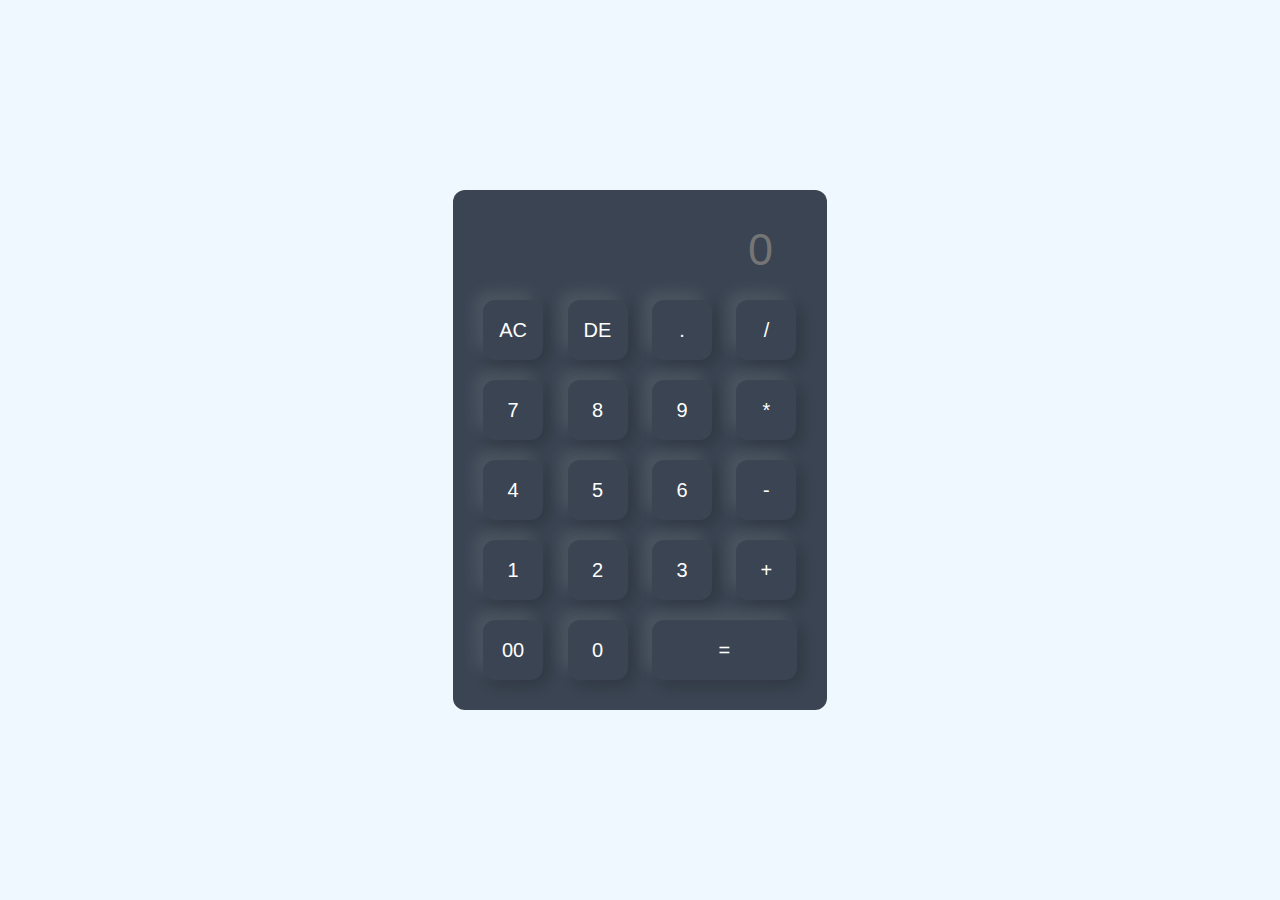
<file: JS-Calculator/index.html>
<!DOCTYPE html>
<html lang="en">
<head>
    <meta charset="UTF-8">
    <meta name="viewport" content="width=device-width, initial-scale=1.0">
    <title>Document</title>
    <link rel="stylesheet" href="style.css">
</head>
<body>
    <div class="container">
        <div class="calculator">
            <form >
                <div class="display">
                    <input type="text" name="display" id="output-screen" placeholder="0">
                </div>
                <div>
                    <input type="button" value="AC" id="all-clear">
                    <input type="button" value="DE" id="del">
                    <input type="button" class="btn" value=".">
                    <input type="button" class="btn" value="/">
                </div>
                <div>
                    <input type="button"  class="btn" value="7">
                    <input type="button" class="btn" value="8">
                    <input type="button" class="btn" value="9">
                    <input type="button" class="btn" value="*">
                </div> 
                <div>
                    <input type="button" class="btn" value="4">
                    <input type="button" class="btn" value="5">
                    <input type="button" class="btn" value="6">
                    <input type="button" class="btn" value="-">
                </div> 
                <div>
                    <input type="button" class="btn" value="1">
                    <input type="button" class="btn" value="2">
                    <input type="button" class="btn" value="3">
                    <input type="button" class="btn" value="+">
                </div> 
                <div>
                    <input type="button" class="btn" value="00">
                    <input type="button" class="btn" value="0">
                    <input type="button" value="=" class="equal">
                </div>     
            </form>

        </div>
    </div>
    <script src="script.js"></script>
</body>
</html>
</file>
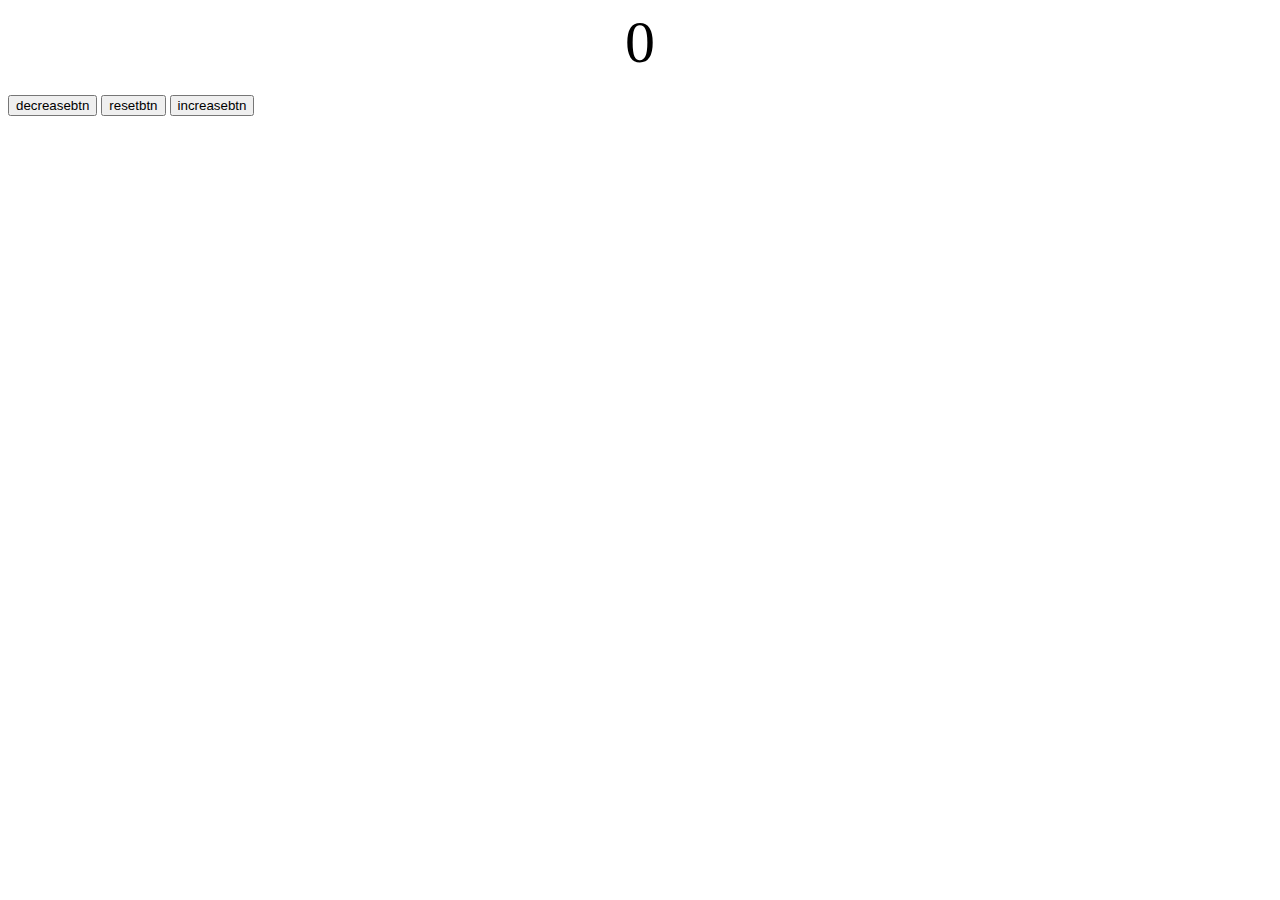
<file: JS-Counter/index.html>
<!DOCTYPE html>
<html lang="en">
<head>
    <meta charset="UTF-8">
    <meta name="viewport" content="width=device-width, initial-scale=1.0">
    <title>Document</title>
    <link rel="stylesheet" href="style.css">
</head>
<body>
    <label id="countelement">0</label><br>
    <button id="decreasebtn">decreasebtn</button>
    <button id="resetbtn">resetbtn</button>
    <button id="increasebtn">increasebtn</button>
    <script src="script.js"></script>
</body>
</html>
</file>
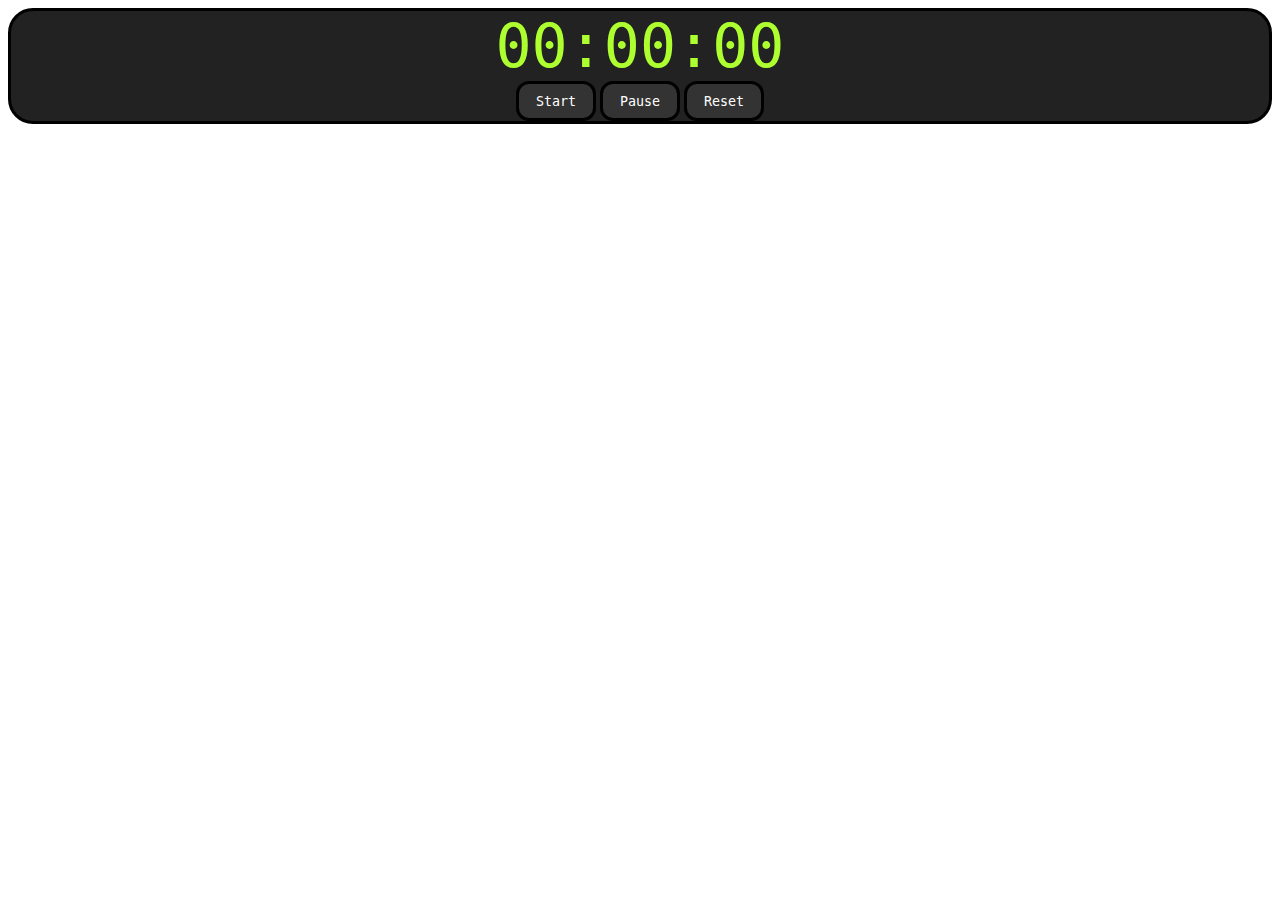
<file: JS-Stopwatch/index.html>
<!DOCTYPE html>
<html lang="en">
<head>
    <meta charset="UTF-8">
    <meta name="viewport" content="width=device-width, initial-scale=1.0">
    <title>Document</title>
    <link rel="stylesheet" href="style.css">
</head>
<body>
    <div id="timecontainer">
        <div id="timeDisplay">00:00:00</div>
        <button id="startBtn" class="timerBtn">Start</button>
        <button id="pauseBtn" class="timerBtn">Pause</button>
        <button id="resetBtn" class="timerBtn">Reset</button>
    </div>
    <script src="script.js"></script>
</body>
</html>
</file>
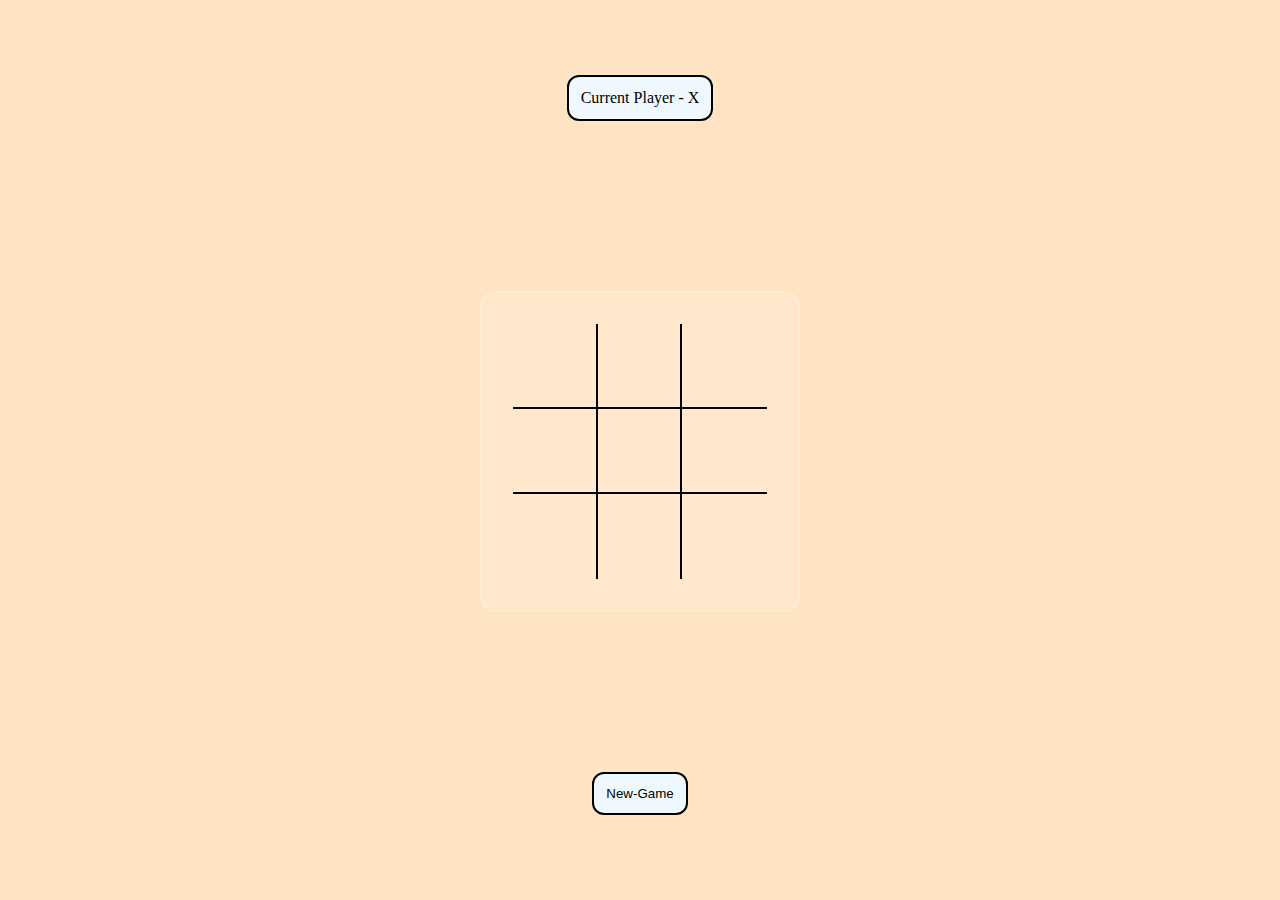
<file: JS-Tic-tac-toe/index.html>
<!DOCTYPE html>
<html lang="en">
<head>
    <meta charset="UTF-8">
    <meta name="viewport" content="width=device-width, initial-scale=1.0">
    <title>TIC-TAC-TOE</title>
    <link rel="stylesheet" href="style.css">
</head>
<body>
    <div class="wrapper">
        <p class="current-player">Current-Player X</p>
        <div class="game-canvas">
            <div class="box box1"></div>
            <div class="box box2"></div>
            <div class="box box3"></div>
            <div class="box box4"></div>
            <div class="box box5"></div>
            <div class="box box6"></div>
            <div class="box box7"></div>
            <div class="box box8"></div>
            <div class="box box9"></div>
        </div>
        <button class="new-game">New-Game</button>
    </div>
    <script src="script.js"></script>
</body>
</html>
</file>
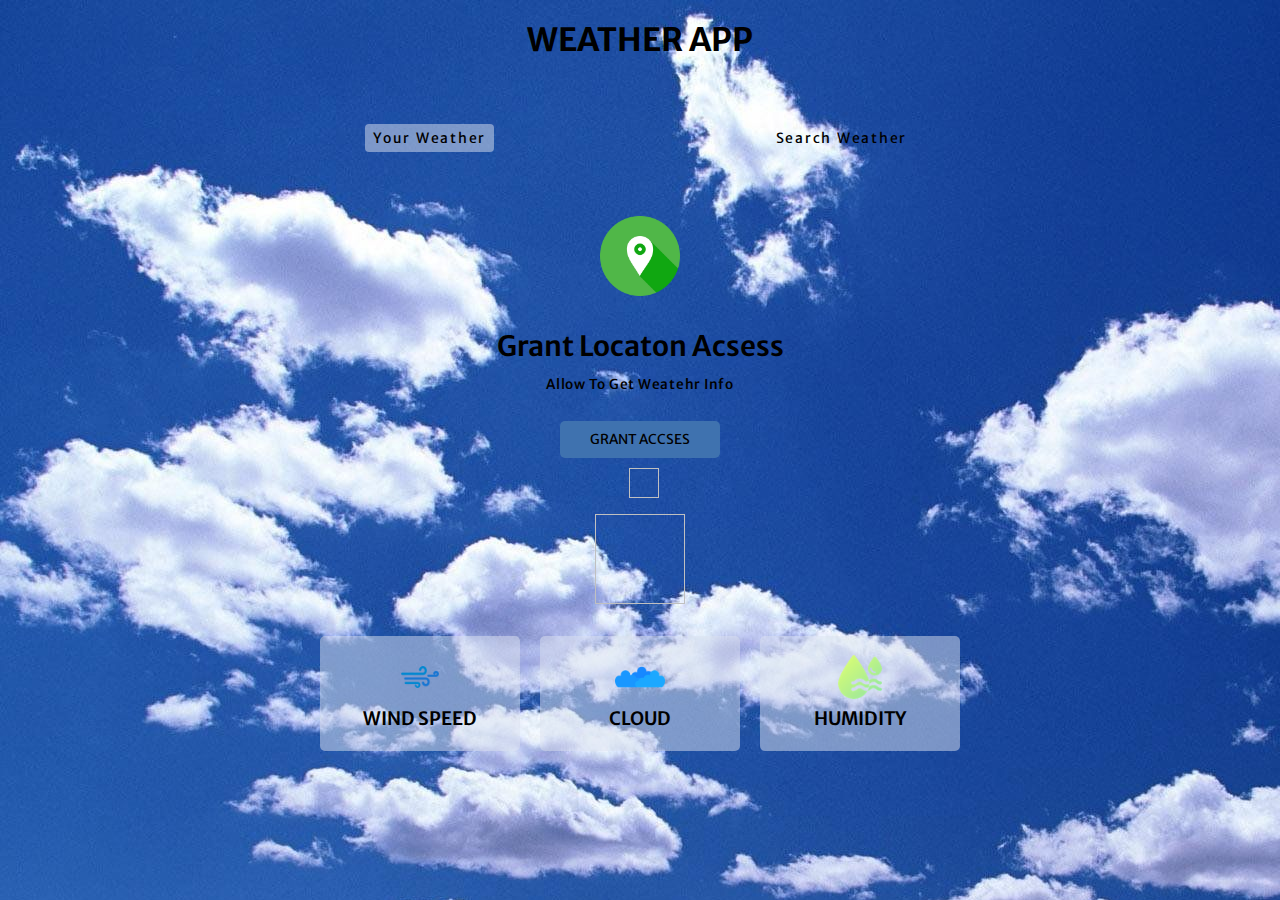
<file: JS-WeatherApp/index.html>
<!DOCTYPE html>
<html lang="en">
<head>
    <meta charset="UTF-8">
    <meta http-equiv="X-UA-Compatible" content="IE=edge">
    <meta name="viewport" content="width=device-width, initial-scale=1.0">
    <title>Weather App</title>
    <link rel="preconnect" href="https://fonts.googleapis.com" />
    <link rel="preconnect" href="https://fonts.gstatic.com" crossorigin />
    <link href="https://fonts.googleapis.com/css2?family=Merriweather+Sans:wght@300;400;500;600;700&display=swap"
    rel="stylesheet" />
    <link rel="stylesheet" href="style.css">
</head>
<body>
    <div class="wrapper">

        <h1>Weather App</h1>


        <div class="tab-container">
            <p class="tab" data-userWeather>Your Weather</p>
            <p class="tab" data-searchWeather>Search Weather</p>
        </div>


        <div class="weather-container">


            <!-- garnt acees container -->
            <div class="sub-container grant-container">
                <img src="./assets/location.png" width="80" height="80" loading="lazy" >
                <p>Grant Locaton Acsess</p>
                <p>Allow To Get Weatehr Info</p>
                <button class="btn" data-grantAccses>Grant Accses</button>
            </div>

            <!-- search form container -->
            
            <form class="form-container" data-searchForm>
            
                    <input type="text" placeholder="Enter Your City Name..." data-searchinput>
                    <button type="submit" >
                        <img src="./assets/search.png" width="20" height="20" loading="lazy">
                    </button>
            </form>


            <!-- laoding container -->
            <div class="sub-container loading-container">
                <img src="./assets/loading.gif" width="80" height="80" loading="lazy" >
                <p>Loading......</p>
            </div>

            <!-- show weaher info -->
            <div class="sub-container userinfo-container">
                <div class="name">
                    <p data-cityName></p>
                    <img data-cityflag>
                </div>

                <p data-weatherDesc></p>

                <img data-weatherIcon>

                <p data-temp></p>

                <div class="parameter-container">

                    <div class="parameter">
                        <img src="./assets/wind.png" >
                        <p>Wind Speed</p>
                        <p data-windSpeed></p>
                    </div>
                    <div class="parameter">
                        <img src="./assets/cloud.png" >
                        <p>cloud</p>
                        <p data-cloudiness></p>
                    </div>
                    <div class="parameter">
                        <img src="./assets/humidity.png" >
                        <p>Humidity</p>
                        <p data-humidity></p>
                    </div>

                </div>
                
            </div>



        </div>


    </div>


    <script src="script.js"></script>
</body>
</html>
</file>
<file: JS-Calculator/style.css>
*{
    margin: 0;
    padding:0;
    font-family: "Roboto", sans-serif;
    box-sizing: border-box;
}

.container{
    width: 100%;
    height: 100vh;
    background-color: aliceblue;
    display: flex;
    align-items: center;
    justify-content: center;
}

.calculator{
    background: #3a4452;
    padding: 20px;
    border-radius: 12px;
}
.calculator form input{
    border: 0;
    outline: 0;
    width: 60px;
    height: 60px;
    border-radius: 12px;
    box-shadow: -8px -8px 15px rgba(255, 255, 255, 0.1) , 5px 5px 15px rgba(0, 0, 0, 0.2);
    background: transparent ;
    font-size: 20px;
    color: white;
    cursor: pointer;
    margin: 10px;
}
form .dispaly{
    display: flex;
    justify-content: flex-start;
    margin: 20px 0;
}
form .display input{
    text-align: right;
    width: 290px;
    font-size: 45px;
    box-shadow: none;
}
form input.equal{
    width: 145px;
}
</file>
<file: JS-Counter/style.css>
#countelement{
    display: block;
    text-align: center;
    font-size: 60px;
}
</file>
<file: JS-Stopwatch/style.css>
.timerBtn{
    width: 80px;
    height: 40px;
    border: 3px solid black;
    border-radius: 13px;
    background-color: #333333;
    color: white;
    font-family: consolas, monospace;
    cursor: pointer;
}

#timeDisplay{
    font-size: 60px;
    color: greenyellow;
    font-family: consolas, monospace;

}

#timecontainer{
    text-align: center;
    border: 3px solid black;
    border-radius: 25px;
    background-color: #222222;
}
</file>
<file: JS-Tic-tac-toe/style.css>
*,*::before,*::after{
    margin: 0;
    padding: 0;
    box-sizing: border-box;
}
.wrapper{
    height: 100vh;
    width: 100vw;
    background-color: bisque;
    display: grid;
    place-items: center ;
}
.current-player{
    background-color: aliceblue;
    color: black;
    margin-top: -10px;
    border: 2px solid black;
    border-radius: 12px;
    padding: 12px;
    cursor: pointer;
    
}
.new-game{
    background-color: aliceblue;
    color: black;
    margin-top: -10px;
    border: 2px solid black;
    border-radius: 12px;
    padding: 12px;
    cursor: pointer;
}

.game-canvas{
    width:90%;
    max-width:20rem;
    background-color: rgba(255, 255, 255, 0.15);
    border-radius: 1rem;
    border: 1px solid rgba(255, 255, 255, 0.25);
    padding: 2rem;
    display: grid;
    grid-template-columns: repeat(3, 1fr);
    aspect-ratio: 1/1;
}
.box{
    position:relative;
    width:100%;
    aspect-ratio: 1/1;
    cursor: pointer;
    font-size: 3rem;
    color:white;
    display: flex;
    justify-content: center;
    align-items: center;
}
    
.box1, .box2, .box4, .box5{
    border-bottom: 2px solid black;
    border-right: 2px solid black;
}

.box3, .box6{
    border-bottom: 2px solid black;
}
.box8 , .box7{
    border-right: 2px solid black;

}

.btn.active{
    display: flex;
}

.win{
    /* background-color: rgba(0, 255, 0, 0.3); */
    text-decoration: line-through;
}
</file>
<file: JS-WeatherApp/style.css>
*,*::before,*::after {
    margin: 0;
    padding: 0;
    box-sizing: border-box;
    font-family: 'Merriweather Sans', sans-serif;
}

:root {
    --colorDark1: #112D4E;
    --colorDark2: #3F72AF;
    --colorLight1: #DBE2EF;
    --colorLight2: #F9F7F7;
}

.wrapper{
    width:100vw;
    height:100vh;
    /* color: var(--colorLight2);
    background-image: linear-gradient(160deg, #112d4e 0%, #3f72af 100%);; */
    background-image: url("./assets/bgSKY.jpg");
    object-fit: cover;
}

h1 {
    text-align: center;
    text-transform:uppercase;
    padding-top: 20px;
}

.tab-container {
    width:90%;
    max-width: 550px;
    margin: 0 auto;
    margin-top: 4rem;
    display: flex;
    justify-content: space-between;
}

.tab{
    cursor: pointer;
    font-size: 0.875rem;
    letter-spacing: 1.75px;
    padding: 5px 8px;
}

.tab.current-tab{
    background-color: rgba(219, 226, 239, 0.5);
    border-radius: 4px;
}

.weather-container{
    margin-block:4rem;
}

.btn{
    all: unset;
    /* appearance: none;
    border:none;
    color: white; */
    font-size: 0.85rem;
    text-transform: uppercase;
    border-radius: 5px;
    background-color: var(--colorDark2);
    cursor: pointer;
    padding: 10px 30px;
    margin-bottom: 10px;
}

.sub-container{
    display:flex;
    flex-direction:column;
    align-items: center;
}

.grant-container{
     display:none; 
}

.grant-container.active{
    display:flex;
}

.grant-container img{
    margin-bottom: 2rem;
}

.grant-container p:first-of-type{
    font-size: 1.75rem;
    font-weight: 600; 
}

.grant-container p:last-of-type{
    font-size:0.85rem;
    font-weight: 500;
    margin-top: 0.75rem;
    margin-bottom: 1.75rem;
    letter-spacing: 0.75px;
}

.loading-container{
    display: none;
}

.loading-container.active{
    display: flex;
}

.loading-container p{
    text-transform: uppercase;
}

.user-info-container{
    display:none;
}

.userinfo-container.active{
    display: flex;
}

.name{
    display: flex;
    align-items: center;
    gap: 0 0.5rem;
    margin-bottom: 1rem;
}

.userinfo-container p{
    font-size:1.5rem;
    font-weight:200;
}

.userinfo-container img{
    width:90px;
    height:90px;
}

.name p{
        font-size:2rem;
}

.name img{
    width: 30px;
    height:30px;
    object-fit: contain;
}

.userinfo-container p[data-temp] {
    font-size:2.75rem;
    font-weight:700;
}

.parameter-container{
    width:90%;
    display: flex;
    gap: 10px 20px;
    justify-content: center;
    align-items: center;
    margin-top: 2rem;
}

.parameter{
    width:30%;
    max-width:200px;
    background-color: rgba(219, 226, 239, 0.5);;
    border-radius: 5px;
    padding:1rem;
    display: flex;
    flex-direction: column;
    gap:5px 0;
    /* justify-content: space-between; */
    align-items: center; 
}   

.parameter img{
    width:50px;
    height:50px;
}

.parameter p:first-of-type{
    font-size: 1.15rem;
    font-weight:600;
    text-transform: uppercase;
}

.parameter p:last-of-type{
    font-size: 1rem;
    font-weight: 200;
}

.form-container{
    display: none;
    width:90%;
    max-width:550px;
    margin:0 auto;
    justify-content: center;
    align-items: center;
    gap: 0 10px; 
    margin-bottom: 3rem;
}

.form-container.active{
    display: flex;
}

.form-container input{
    all:unset;
    width: calc(100% - 80px);
    height:40px;
    padding: 0 20px;
    background-color:rgba(219, 226, 239, 0.5);
    border-radius: 10px;
}

.form-container input::placeholder{
    color: rgba(255, 255, 255, 0.7);
}

/* .form-container input:focus{
    outline: 3px solid rgba(255, 255, 255, 0.7);
} */

.form-container .btn {
    padding:unset;
    width: 40px;
    height: 40px;
    display: flex;
    align-items: center;
    justify-content: center;
    border-radius: 100%;
    margin-bottom:1px;
}
</file>
